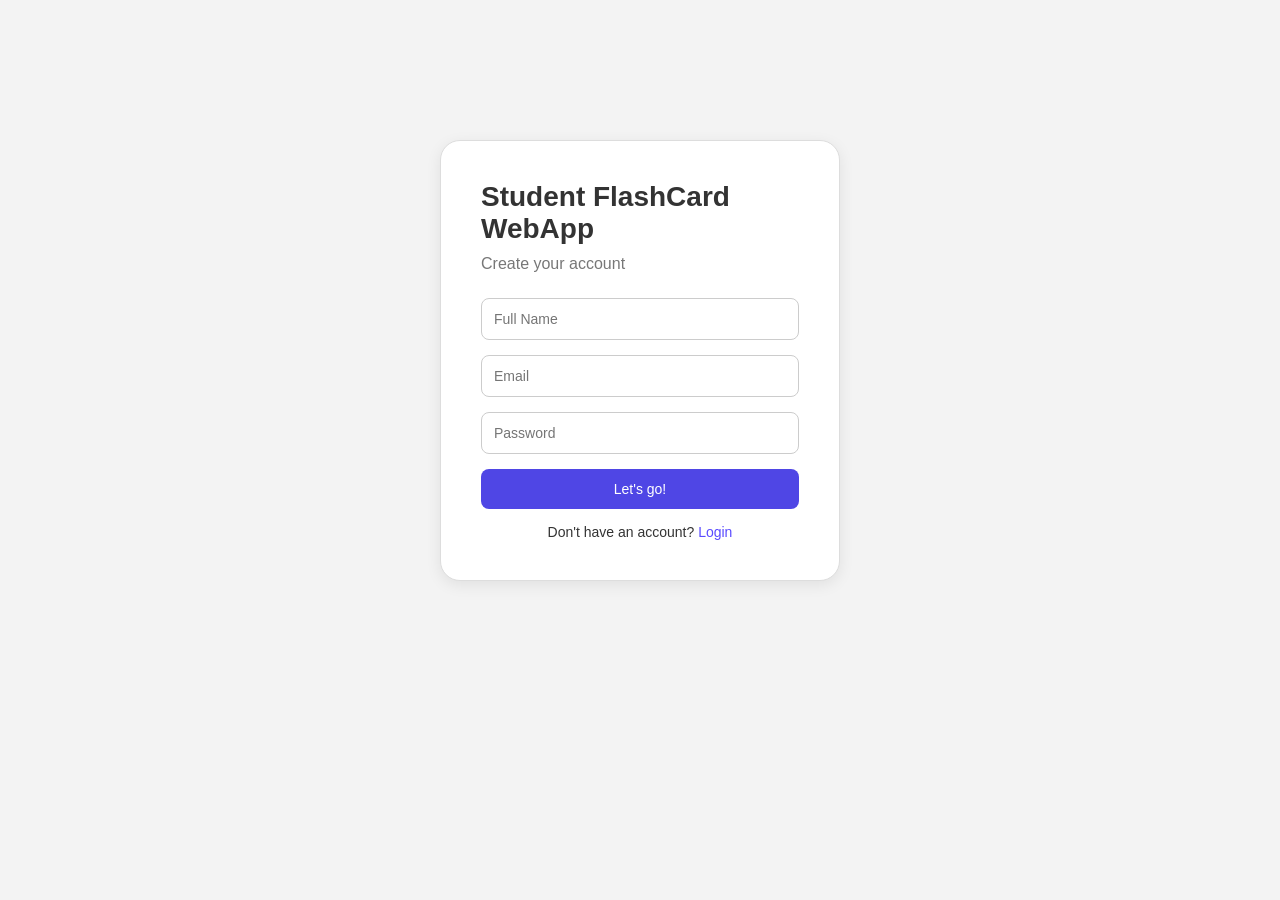
<file: index.html>
<!doctype html>
<html lang="en">
  <head>
    <meta charset="UTF-8" />
    <meta name="viewport" content="width=device-width, initial-scale=1.0" />
    <title>Login - Student Productivity</title>
    <link rel="stylesheet" href="style.css" />

    <style>
      .auth-wrapper {
        max-width: 400px;
        margin: 100px auto;
        background: white;
        padding: 40px;
        border-radius: 20px;
        border: 1px solid #ddd;
        box-shadow: 0 4px 15px rgba(0, 0, 0, 0.08);
      }

      .auth-wrapper h1 {
        font-size: 28px;
        margin-bottom: 10px;
      }

      .auth-wrapper p {
        color: #777;
        margin-bottom: 25px;
      }

      .auth-form {
        display: flex;
        flex-direction: column;
        gap: 15px;
      }

      .auth-form input {
        padding: 12px;
        border-radius: 8px;
        border: 1px solid #ccc;
        font-size: 14px;
      }

      .auth-form input:focus {
        outline: none;
        border-color: #5a4bff;
      }

      .switch {
        text-align: center;
        margin-top: 15px;
        font-size: 14px;
      }

      .switch a {
        color: #5a4bff;
        text-decoration: none;
        font-weight: 500;
      }

      .hidden {
        display: none;
      }
    </style>
  </head>

  <body>
    <div class="auth-wrapper">
      <h1>Student FlashCard WebApp</h1>
      <p id="authTitle">Create your account</p>

      <!-- LOGIN FORM -->
      <form class="auth-form hidden" id="loginForm">
        <input type="email" id="email" placeholder="Email" required />
        <input type="password" id="password" placeholder="Password" required />

        <button class="add-btn">Let's go!</button>
      </form>

      <!-- SIGNUP FORM -->
      <form class="auth-form" id="signupForm">
        <input
          type="text"
          id="fullName"
          name="fullName"
          placeholder="Full Name"
          required
        />
        <input
          type="email"
          id="email"
          name="email"
          placeholder="Email"
          required
        />
        <input
          type="password"
          id="password"
          name="password"
          placeholder="Password"
          required
        />

        <button class="add-btn">Let's go!</button>
      </form>

      <div class="switch">
        <span id="switchText">Don't have an account?</span>
        <a href="#" id="toggleAuth">Login</a>
      </div>
    </div>

    <script src="register.js"></script>
  </body>
</html>
</file>
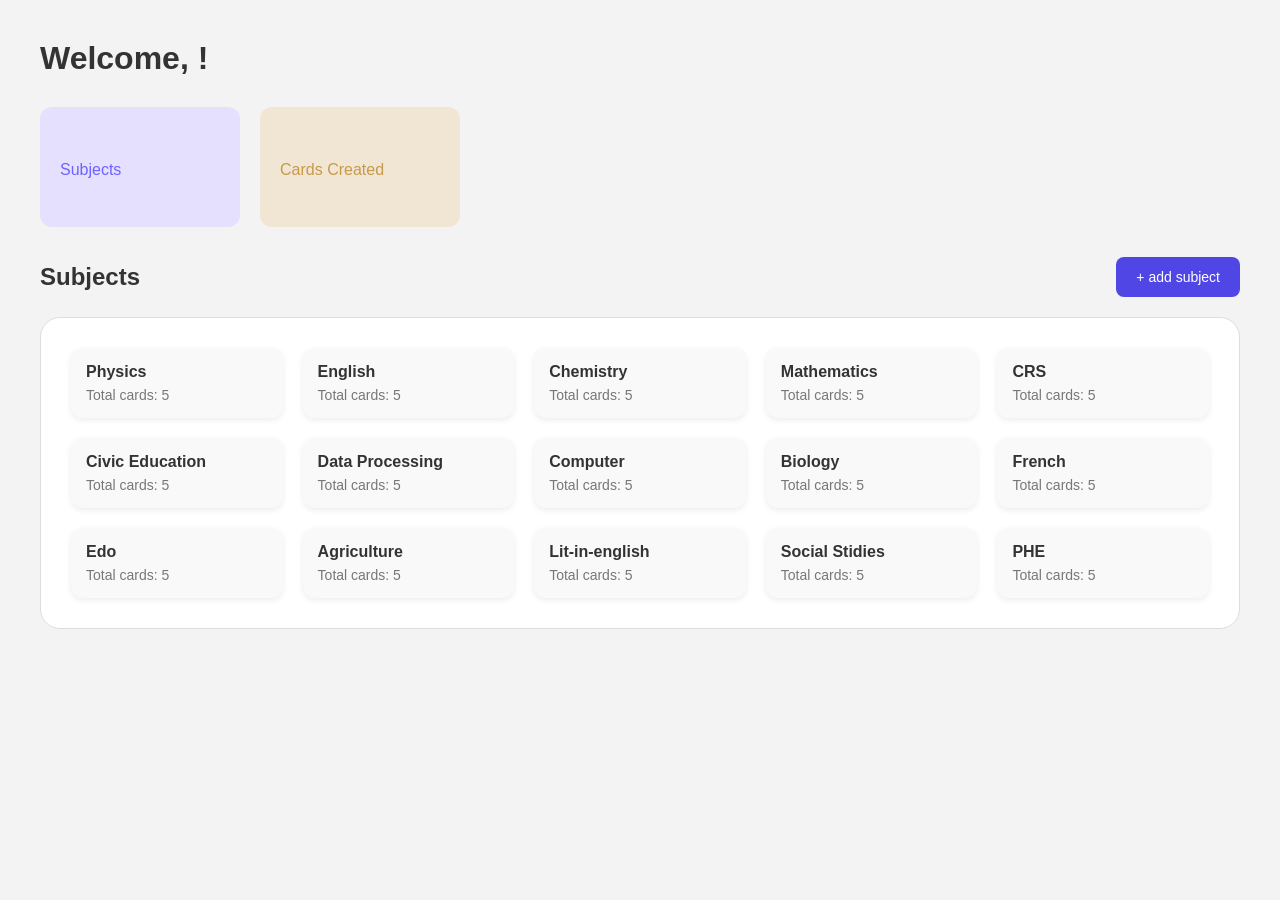
<file: dashboard.html>
<!doctype html>
<html lang="en">
  <head>
    <meta charset="UTF-8" />
    <meta name="viewport" content="width=device-width, initial-scale=1.0" />
    <title>Document</title>
    <link rel="stylesheet" href="style.css" />
  </head>
  <body>
    <h1>Welcome, <span id="fullName"></span>!</h1>

    <div class="stats">
      <div class="stat-card purple">
        <h2 id="subjectsCount"></h2>
        <p>Subjects</p>
      </div>

      <div class="stat-card beige">
        <h2 id="cardsCount"></h2>
        <p>Cards Created</p>
      </div>
    </div>

    <div class="section-header">
      <h2>Subjects</h2>
      <button class="add-btn">+ add subject</button>
    </div>

    <div class="subjects-container">
      <div class="subjects-grid">
        <a href="subject.html" class="subject-link">
          <div class="subject-card">
            <h3>Physics</h3>
            <p>Total cards: 5</p>
          </div>
        </a>

        <div class="subject-card">
          <h3>English</h3>
          <p>Total cards: 5</p>
        </div>

        <div class="subject-card">
          <h3>Chemistry</h3>
          <p>Total cards: 5</p>
        </div>

        <div class="subject-card">
          <h3>Mathematics</h3>
          <p>Total cards: 5</p>
        </div>
        <div class="subject-card">
          <h3>CRS</h3>
          <p>Total cards: 5</p>
        </div>

        <div class="subject-card">
          <h3>Civic Education</h3>
          <p>Total cards: 5</p>
        </div>

        <div class="subject-card">
          <h3>Data Processing</h3>
          <p>Total cards: 5</p>
        </div>

        <div class="subject-card">
          <h3>Computer</h3>
          <p>Total cards: 5</p>
        </div>

        <div class="subject-card">
          <h3>Biology</h3>
          <p>Total cards: 5</p>
        </div>

        <div class="subject-card">
          <h3>French</h3>
          <p>Total cards: 5</p>
        </div>

        <div class="subject-card">
          <h3>Edo</h3>
          <p>Total cards: 5</p>
        </div>

        <div class="subject-card">
          <h3>Agriculture</h3>
          <p>Total cards: 5</p>
        </div>

        <div class="subject-card">
          <h3>Lit-in-english</h3>
          <p>Total cards: 5</p>
        </div>

        <div class="subject-card">
          <h3>Social Stidies</h3>
          <p>Total cards: 5</p>
        </div>

        <div class="subject-card">
          <h3>PHE</h3>
          <p>Total cards: 5</p>
        </div>
      </div>
    </div>
    <script src="dashboard.js"></script>
  </body>
</html>
</file>
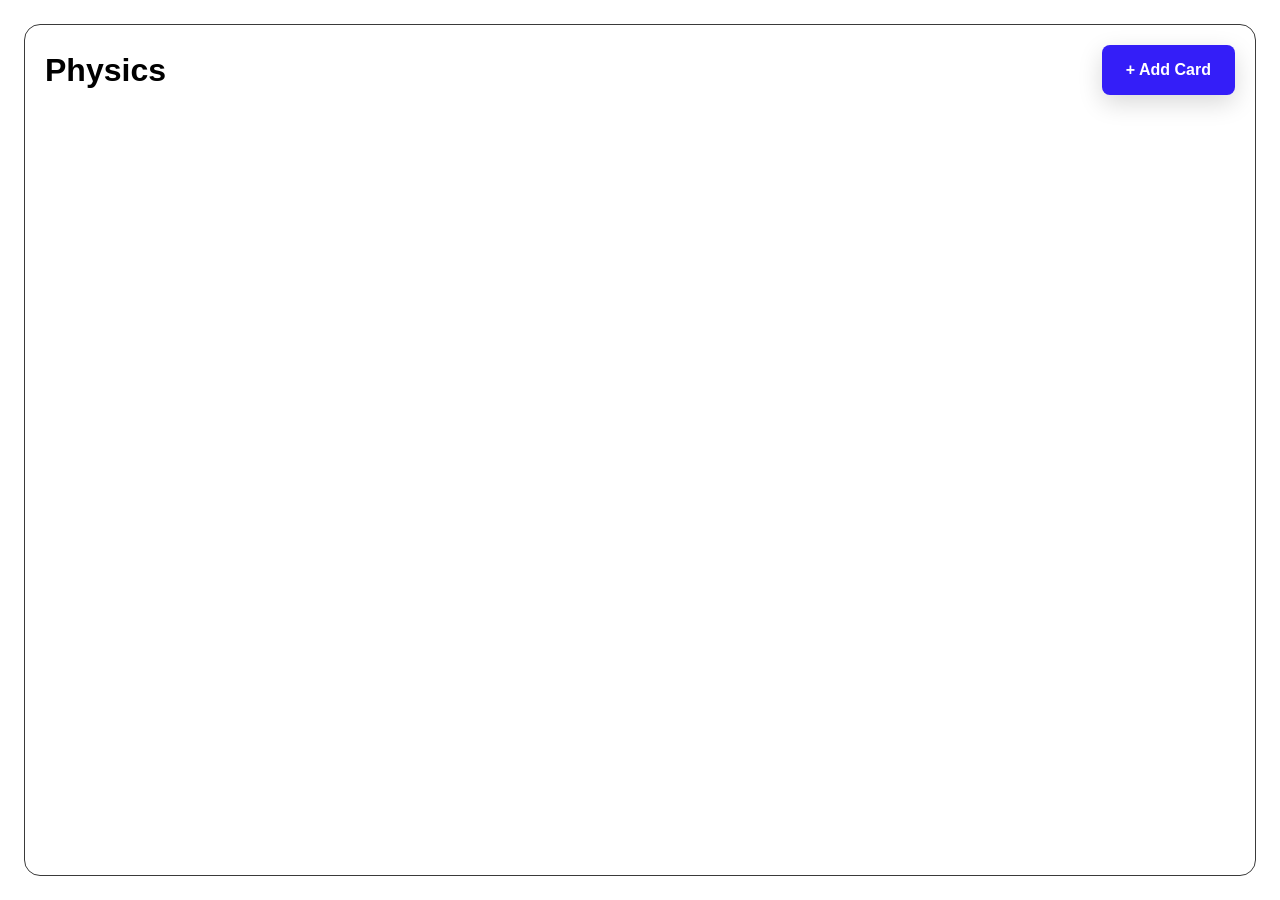
<file: subject.html>
<!doctype html>
<html lang="en">
  <head>
    <meta charset="UTF-8" />
    <meta name="viewport" content="width=device-width, initial-scale=1.0" />
    <title>Subject</title>
    <style>
      body {
        font-family: "Inter", sans-serif;
        display: flex;
        place-content: center;
        padding: 24px;
        min-height: 100vh;
        margin: 0;
      }

      * {
        box-sizing: border-box;
      }

      main {
        border: 1px solid #3a3a3a;
        border-radius: 1rem;
        padding: 20px;
        min-height: 100%;
        width: 100%;
      }

      .top-container {
        display: flex;
        justify-content: space-between;
        align-items: center;
        margin-bottom: 16px;
      }

      .top-container h1 {
        margin: 0;
      }

      .top-container button {
        padding: 16px 24px;
        font-size: 16px;
        cursor: pointer;
        border-radius: 8px;
        border: none;
        color: #fff;
        background-color: #341ef8;
        font-weight: bold;
        box-shadow: 0 8px 24px 0px #d9d9d9;
      }

      .top-container button:hover {
        background-color: #2a16c7;
        transform: translate(-2px, -2px);
      }

      .cards-container {
        display: flex;
        flex-wrap: wrap;
        width: 100%;
        height: fit-content;
        gap: 2rem;
        position: relative;
      }

      .card {
        perspective: 1000px;
      }

      .card:not(.create-card):hover .inner-card {
        transform: rotateY(180deg);
      }

      .create-card textarea {
        width: 100%;
        padding: 0;
        font-size: 16px;
        border: none;
        resize: none;
        background-color: transparent;
        color: inherit;
        font-size: inherit;
        font-weight: inherit;
        font-family: inherit;
        font-style: inherit;
      }

      .create-card textarea:focus {
        outline: none;
      }

      .create-card button {
        margin-top: 1rem;
        padding: 8px 16px;
        font-size: 14px;
        cursor: pointer;
        border-radius: 4px;
        border: none;
        color: #3a3a3a;
        background-color: white;
        font-weight: bold;
      }

      .inner-card {
        position: relative;
        width: 300px;
        height: 200px;
        transition: transform 0.8s;
        transform-style: preserve-3d;
        border-radius: 18px;
      }

      .inner-card > div {
        position: absolute;
        width: 100%;
        padding: 1rem;
        top: 0;
        left: 0;
        border-radius: 18px;
        backface-visibility: hidden;
      }

      .inner-card > div:last-child {
        transform: rotateY(180deg);
      }

      .inner-card > div > * {
        margin: 0;
      }

      .inner-card > div > *:not(:last-child) {
        margin-bottom: 1rem;
      }

      .inner-card h4 {
        font-size: 16px;
        font-weight: 600;
      }
      .inner-card p:not(.answer) {
        font-size: 24px;
        font-weight: 700;
      }

      .answer {
        font-size: 24px;
        font-weight: 600;
        font-style: italic;
      }

      .pale-gold-card,
      .pale-gold-card > div {
        background-color: #ffdfa7;
        color: #c09b59;
        caret-color: #c09b59;
      }

      .purple-card,
      .purple-card > div {
        background-color: #af9eff;
        color: #7868c0;
        caret-color: #7868c0;
      }

      .dark-card,
      .dark-card > div {
        background-color: #393939;
        color: #fff;
        caret-color: #fff;
      }

      .blue-card,
      .blue-card > div {
        background-color: #341ef8;
        color: #fff;
        caret-color: #fff;
      }
    </style>
    <script defer src="subject.js"></script>
  </head>
  <body>
    <main>
      <div class="top-container">
        <h1>Physics</h1>
        <button>+ Add Card</button>
      </div>

      <section class="cards-container"></section>
    </main>
  </body>
</html>
</file>
<file: style.css>
* {
      margin: 0;
      padding: 0;
      box-sizing: border-box;
      font-family: 'Segoe UI', sans-serif;
    }

    body {
      background-color: #f4f4f4;
      padding: 40px;
      color: #333;
    }
      
    h1 {
      font-size: 32px;
      margin-bottom: 30px;
    }

    .stats {
      display: flex;
      gap: 20px;
      margin-bottom: 30px;
    }

    .stat-card {
      width: 200px;
      height: 120px;
      border-radius: 12px;
      padding: 20px;
      display: flex;
      flex-direction: column;
      justify-content: center;
    }

    .purple {
      background-color: #e6e0ff;
      color: #6c63ff;
    }

    .beige {
      background-color: #f1e5d4;
      color: #c79a4a;
    }

    .stat-card h2 {
      font-size: 32px;
      margin-bottom: 5px;
    }

    .section-header {
      display: flex;
      justify-content: space-between;
      align-items: center;
      margin: 20px 0;
    }

    .add-btn {
  background-color: #5a4bff;
  color: white;
  border: none;
  padding: 12px 20px;
  border-radius: 8px;
  cursor: pointer;
  font-weight: 500;
  font-size: 14px;
  transition: 0.2s ease;
}

.add-btn:hover {
  opacity: 0.9;
  transform: scale(1.03);
}

    .subjects-container {
      background: white;
      padding: 30px;
      border-radius: 20px;
      border: 1px solid #ddd;
    }

    .subjects-grid {
      display: grid;
      grid-template-columns: repeat(auto-fill, minmax(180px, 1fr));
      gap: 20px;
    }

    .subject-card {
      background: #f9f9f9;
      padding: 15px;
      border-radius: 12px;
      box-shadow: 0 2px 6px rgba(0,0,0,0.08);
      transition: 0.2s ease;
      cursor: pointer;
    }

    .subject-card:hover {
      transform: translateY(-3px);
      box-shadow: 0 4px 12px rgba(0,0,0,0.15);
    }

    .subject-card h3 {
      font-size: 16px;
      margin-bottom: 6px;
    }

    .subject-card p {
      font-size: 14px;
      color: #777;
    }

    .subject-link {
  text-decoration: none;
  color: inherit;
}

/*** Flip Card */
*{
  margin:0;
  padding:0;
  box-sizing:border-box;
  font-family:Segoe UI, sans-serif;
}

body{
  background:#f3f3f3;
  padding:40px;
}

/* Container */
.wrapper{
  background:white;
  padding:40px;
  border-radius:25px;
  border:1px solid #ddd;
}

/* Header */
.header{
  display:flex;
  justify-content:space-between;
  align-items:center;
  margin-bottom:40px;
}

.header h1{
  font-size:36px;
}

.add-btn{
  background:#4f46e5;
  color:white;
  border:none;
  padding:12px 20px;
  border-radius:8px;
  cursor:pointer;
  font-weight:500;
}

.add-btn:hover {
  opacity: 0.9;
  transform: scale(1.03);
}

/* Grid */
.cards{
  display:grid;
  grid-template-columns:repeat(auto-fill,minmax(250px,1fr));
  gap:40px;
}

/* Flip Card */
.card{
  perspective:1000px;
  height:200px;
  cursor:pointer;
}

.card-inner{
  position:relative;
  width:100%;
  height:100%;
  transition:transform 0.6s;
  transform-style:preserve-3d;
}

.card.flip .card-inner{
  transform:rotateY(180deg);
}

.card-front,
.card-back{
  position:absolute;
  width:100%;
  height:100%;
  border-radius:20px;
  padding:20px;
  backface-visibility:hidden;
  display:flex;
  flex-direction:column;
  justify-content:center;
  box-shadow:0 8px 20px rgba(0,0,0,0.1);
}

/* Front */
.card-front{
  background:#e7c98d;
  color:#7a5a25;
}

/* Back */
.card-back{
  background:linear-gradient(135deg,#4f46e5,#3b2bd6);
  color:white;
  transform:rotateY(180deg);
}

/* Small label */
.label{
  font-size:12px;
  opacity:0.8;
  margin-bottom:10px;
}

/* Delete Button */
.subject-card {
  position: relative;
}

.delete-btn {
  position: absolute;
  top: 8px;
  right: 10px;
  background: crimson;
  color: white;
  border: none;
  width: 22px;
  height: 22px;
  border-radius: 50%;
  font-size: 14px;
  cursor: pointer;
  display: flex;
  align-items: center;
  justify-content: center;
}

.delete-btn:hover {
  background: darkred;
}
</file>
